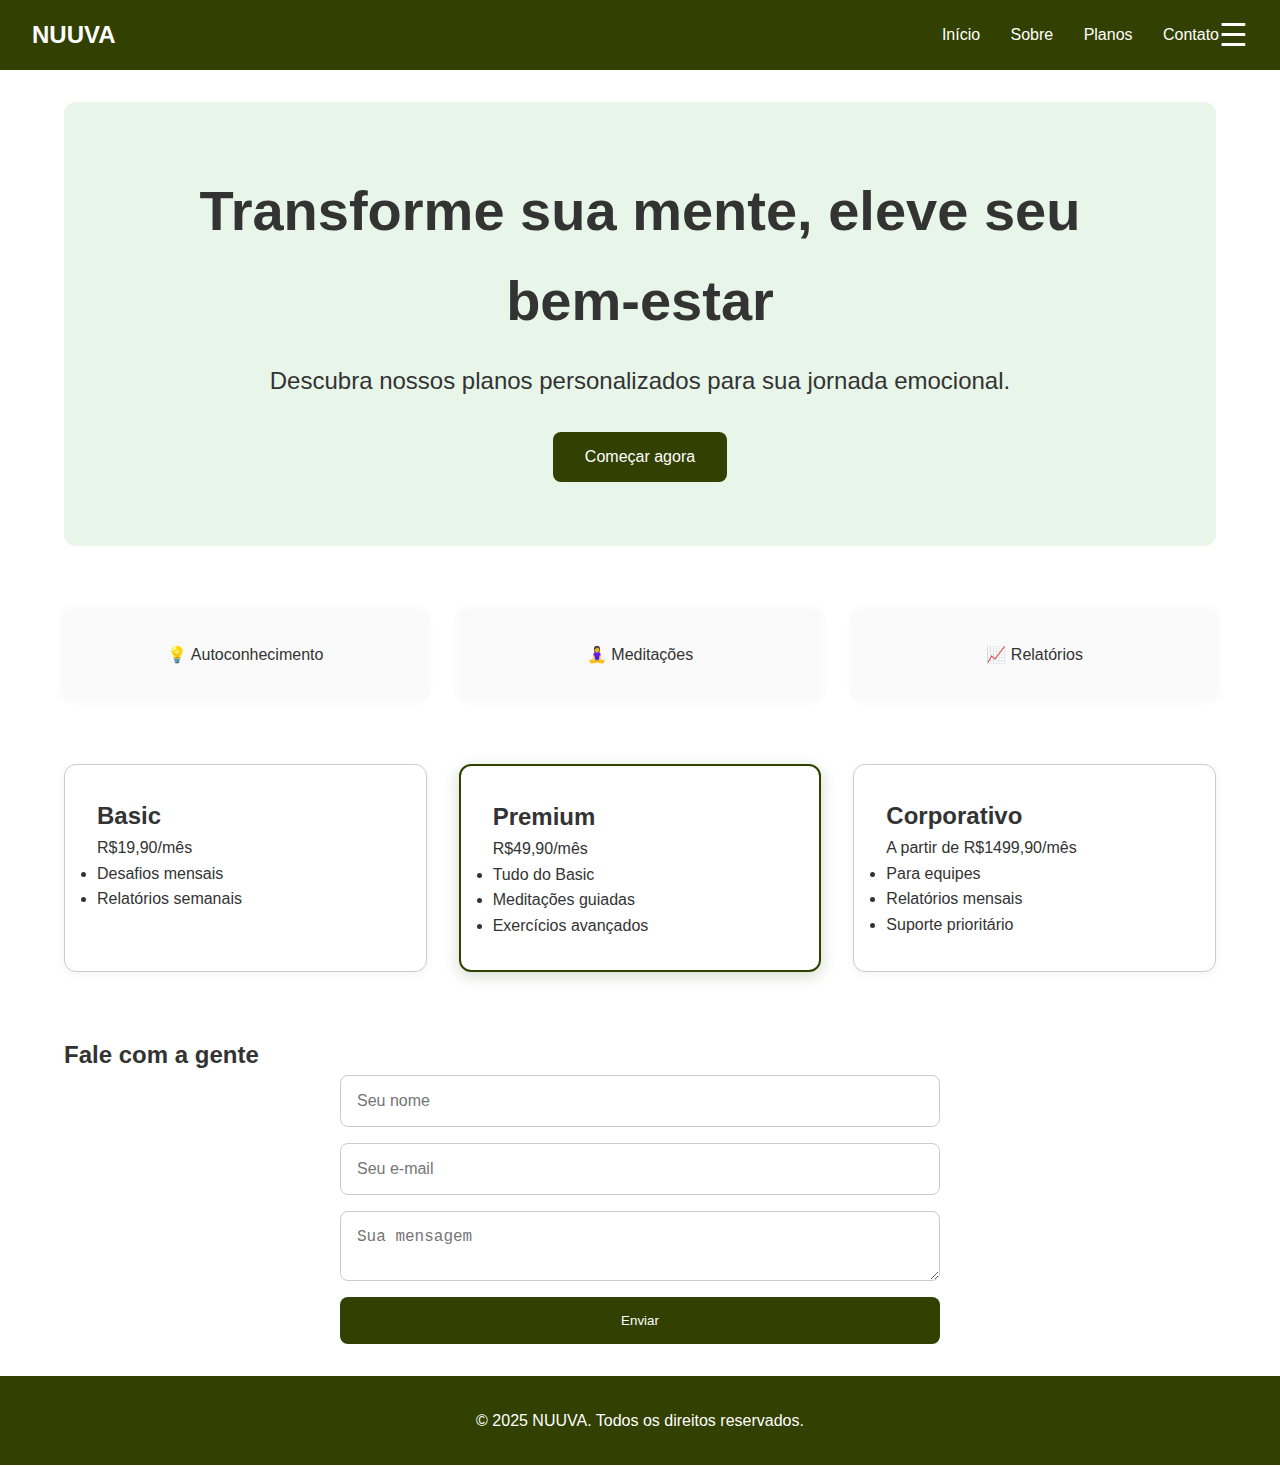
<file: responsividade.html>
<!DOCTYPE html>
<html lang="pt-BR">
<head>
  <meta charset="UTF-8" />
  <meta name="viewport" content="width=device-width, initial-scale=1.0" />
  <title>NUUVA - Bem-estar emocional</title>
  <link rel="stylesheet" href="style.css" />
</head>
<body>

  <header class="navbar">
    <div class="logo">NUUVA</div>
    <nav class="nav-links" id="navLinks">
      <a href="#inicio">Início</a>
      <a href="#sobre">Sobre</a>
      <a href="#planos">Planos</a>
      <a href="#contato">Contato</a>
    </nav>
    <button class="hamburguer" id="menuBtn" aria-label="Abrir menu">☰</button>
  </header>

  <main class="main-container">

    <section class="hero">
      <h1>Transforme sua mente, eleve seu bem-estar</h1>
      <p>Descubra nossos planos personalizados para sua jornada emocional.</p>
      <button>Começar agora</button>
    </section>

    <section class="cards-section">
      <article class="card">💡 Autoconhecimento</article>
      <article class="card">🧘‍♀️ Meditações</article>
      <article class="card">📈 Relatórios</article>
    </section>

    <section class="planos-section">
      <div class="plano">
        <h2>Basic</h2>
        <p>R$19,90/mês</p>
        <ul>
          <li>Desafios mensais</li>
          <li>Relatórios semanais</li>
        </ul>
      </div>
      <div class="plano destaque">
        <h2>Premium</h2>
        <p>R$49,90/mês</p>
        <ul>
          <li>Tudo do Basic</li>
          <li>Meditações guiadas</li>
          <li>Exercícios avançados</li>
        </ul>
      </div>
      <div class="plano">
        <h2>Corporativo</h2>
        <p>A partir de R$1499,90/mês</p>
        <ul>
          <li>Para equipes</li>
          <li>Relatórios mensais</li>
          <li>Suporte prioritário</li>
        </ul>
      </div>
    </section>

    <section class="contato-section">
      <h2>Fale com a gente</h2>
      <form>
        <input type="text" placeholder="Seu nome" />
        <input type="email" placeholder="Seu e-mail" />
        <textarea placeholder="Sua mensagem"></textarea>
        <button type="submit">Enviar</button>
      </form>
    </section>

  </main>

  <footer class="rodape">
    <p>© 2025 NUUVA. Todos os direitos reservados.</p>
  </footer>

  <script>
    const menuBtn = document.getElementById('menuBtn');
    const navLinks = document.getElementById('navLinks');
    menuBtn.addEventListener('click', () => {
      navLinks.classList.toggle('hidden');
    });
  </script>

</body>
</html>
</file>
<file: style.css>
/* Reset básico */
* {
  margin: 0;
  padding: 0;
  box-sizing: border-box;
}

body {
  font-family: 'Segoe UI', sans-serif;
  line-height: 1.6;
  color: #333;
}

/* Navbar com Grid */
.navbar {
  display: grid; /* um elemento HTML em um container de grid, permitindo que seus filhos sejam organizados em linhas e colunas */
  grid-template-columns: auto 1fr auto; /* três colunas;  a primeira e a terceira com largura automática e a segunda com duas frações do espaço restante. */
  align-items: center; 
  padding: 1rem 2rem; /* espaçamento interno da navbar */
  background-color: #324001;
  color: white;
}

.logo {
  font-size: 1.5rem;
  font-weight: bold;
}

.nav-links {
    display: flex; /*container flexivel*/
    justify-content: flex-end; /* alinha os itens ao final do container */
    gap: 1.9rem; /* espaçamento entre os links */
}

.nav-links a {
  color: white;
  text-decoration: none;
  font-weight: 500;
}

.hamburguer {
  font-size: 2rem;
  background: none;
  border: none;
  color: white;
  cursor: pointer;
}

.nav-links.hidden {
  display: none;
}

/* Container principal com Grid fluido */
.main-container {
  display: grid;
  gap: 4rem;
  padding: 2rem clamp(1rem, 5vw, 4rem);
  max-width: 1400px;
  margin: 0 auto;
}

/* Hero responsivo */
.hero {
  text-align: center;
  padding: clamp(2rem, 5vw, 6rem);
  background: #e8f5e9;
  border-radius: 12px;
}

.hero h1 {
  font-size: clamp(2rem, 5vw, 3.5rem);
  margin-bottom: 1rem;
}

.hero p {
  font-size: clamp(1rem, 2.5vw, 1.5rem);
  margin-bottom: 2rem;
}

.hero button {
  padding: 1rem 2rem;
  font-size: 1rem;
  background: #324001;
  color: white;
  border: none;
  border-radius: 8px;
  cursor: pointer;
}

/* Cards em grid fluido */
.cards-section {
  display: grid;
  grid-template-columns: repeat(auto-fit, minmax(200px, 1fr));
  gap: 2rem;
}

.card {
  background: #fafafa;
  padding: 2rem;
  text-align: center;
  border-radius: 8px;
  box-shadow: 0 0 10px rgba(0,0,0,0.05);
}

/* Planos com Grid */
.planos-section {
  display: grid;
  grid-template-columns: repeat(auto-fit, minmax(260px, 1fr));
  gap: 2rem;
}

.plano {
  border: 1px solid #ccc;
  padding: 2rem;
  border-radius: 12px;
  text-align: left;
  background: #fff;
  box-shadow: 0 2px 8px rgba(0,0,0,0.05);
}

.plano.destaque {
  border: 2px solid #324001;
  box-shadow: 0 4px 16px rgba(50,64,1,0.2);
}

/* Contato */
.contato-section form {
  display: grid;
  gap: 1rem;
  max-width: 600px;
  margin: 0 auto;
}

input, textarea {
  padding: 1rem;
  border: 1px solid #ccc;
  border-radius: 8px;
  font-size: 1rem;
}

button[type="submit"] {
  background: #324001;
  color: white;
  border: none;
  padding: 1rem;
  border-radius: 8px;
  cursor: pointer;
}

/* Rodapé */
.rodape {
  padding: 2rem;
  background: #324001;
  text-align: center;
  color: white;
}
</file>
